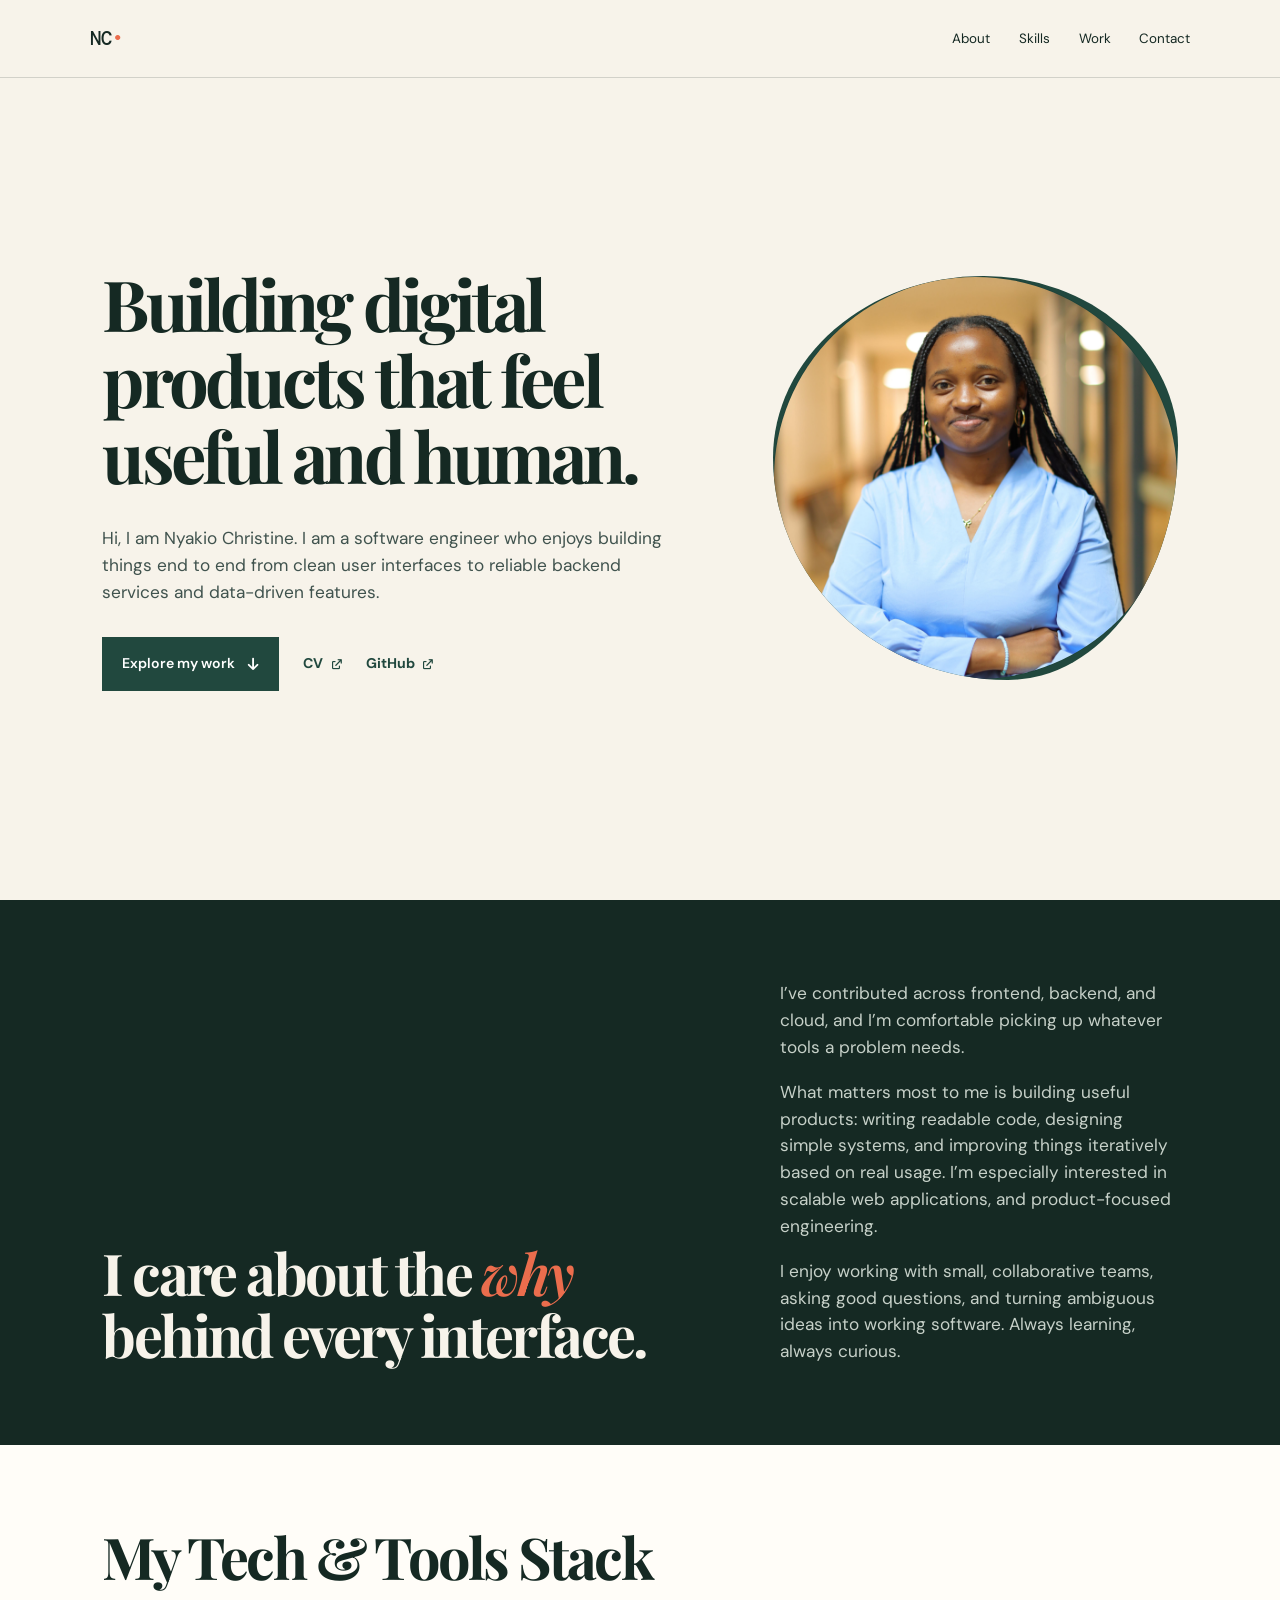
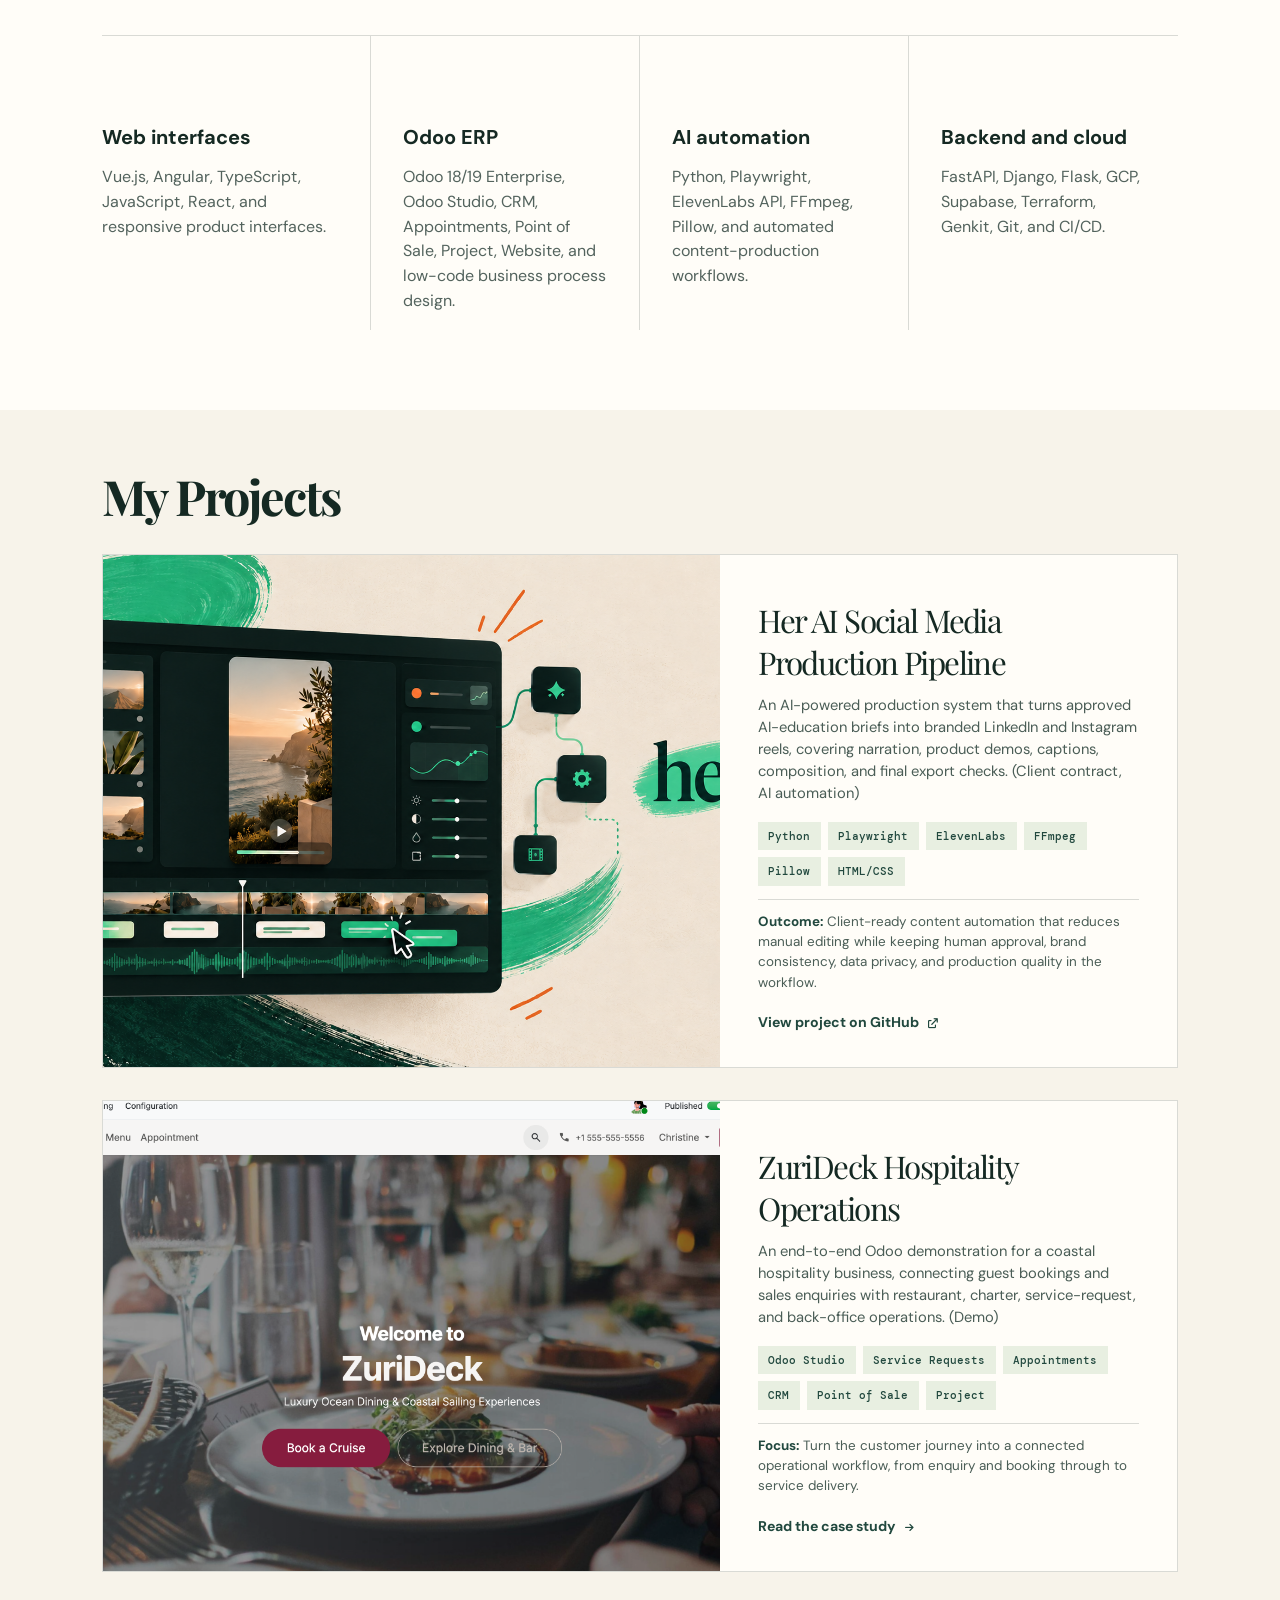
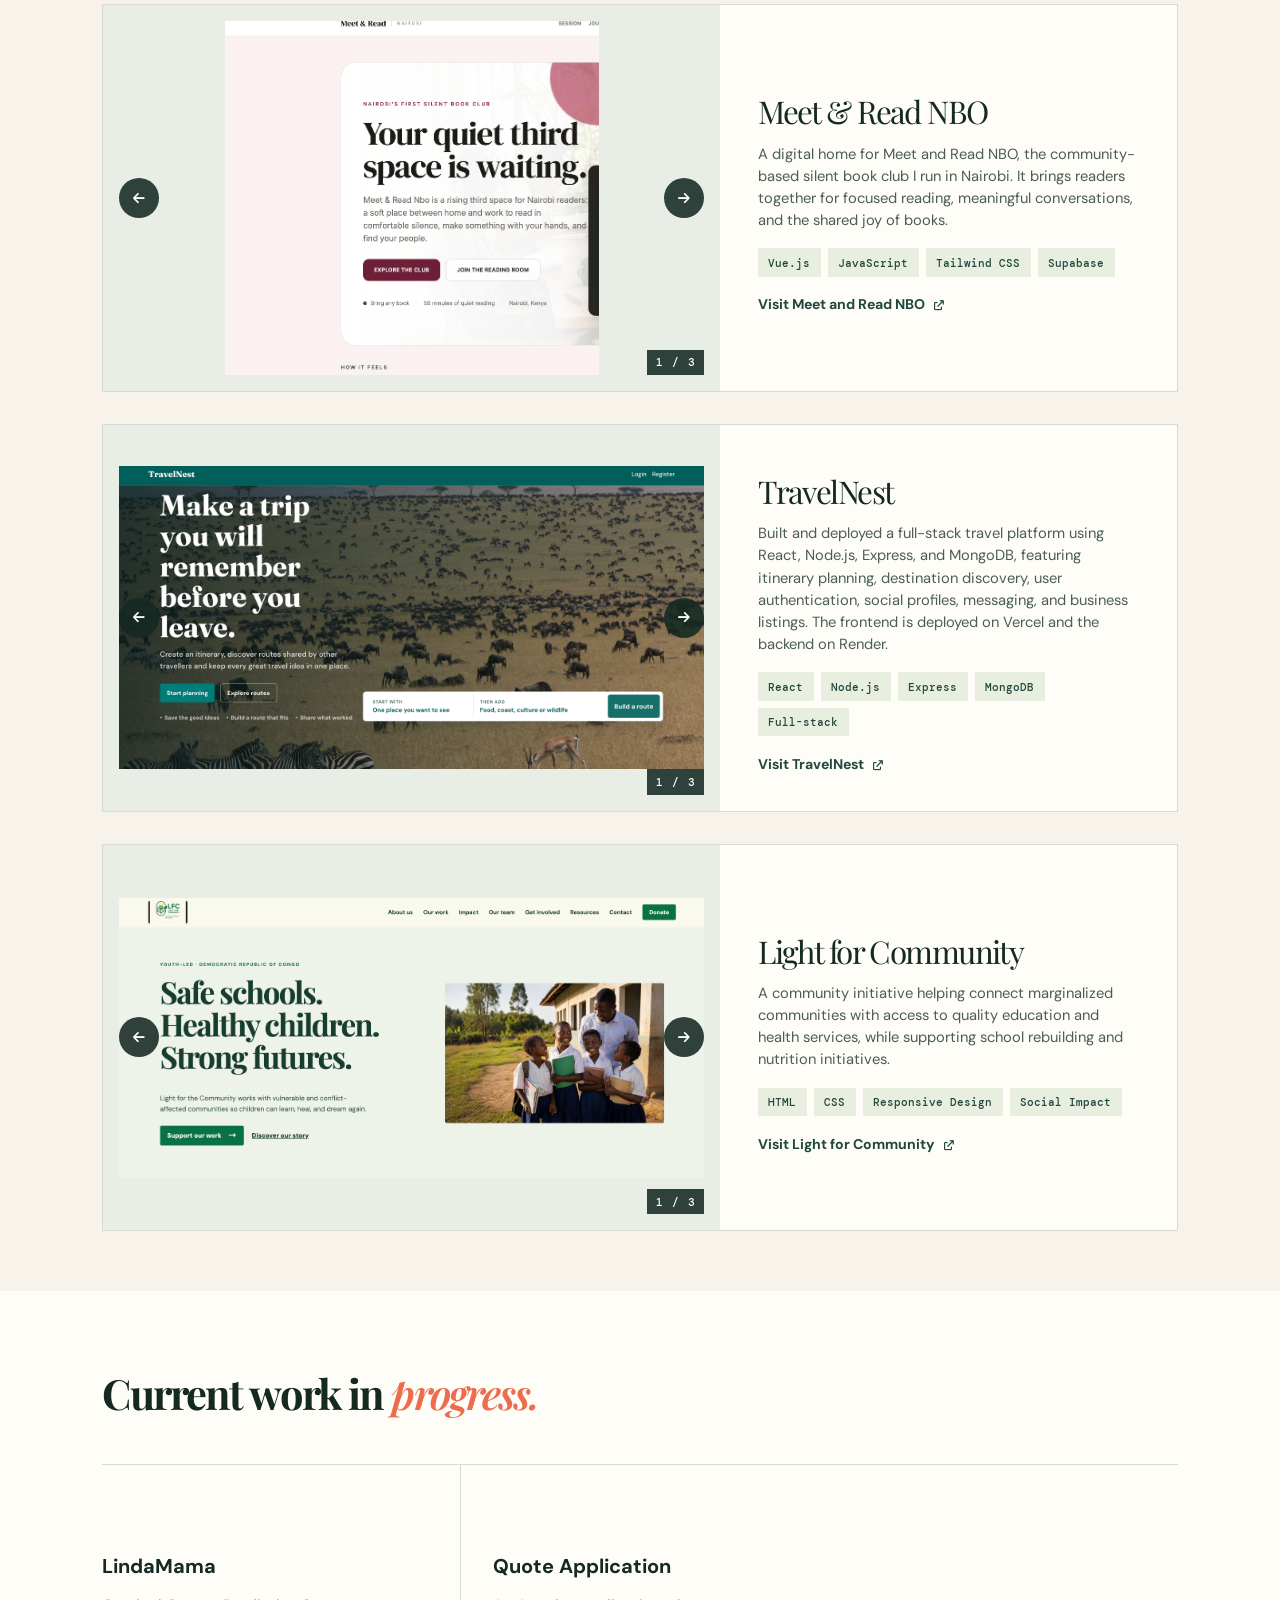
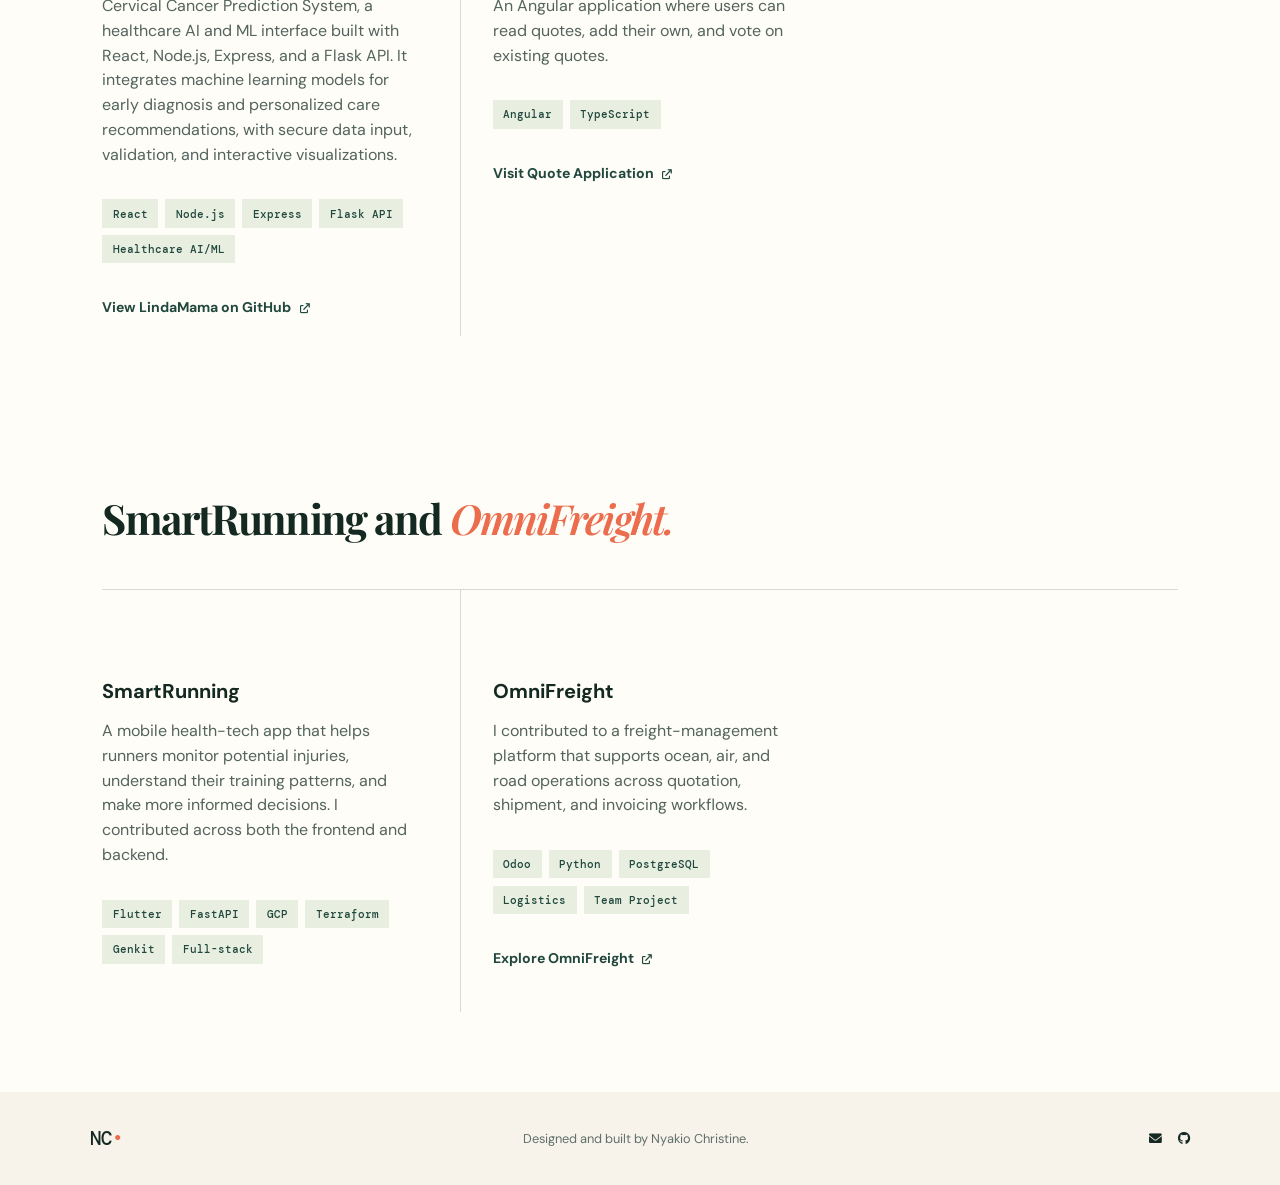
<file: index.html>
<!doctype html>
<html lang="en">
<head>
  <meta charset="utf-8">
  <meta name="viewport" content="width=device-width,initial-scale=1">
  <meta name="description" content="Nyakio Christine, software developer building thoughtful digital experiences.">
  <title>Nyakio Christine | Software Developer</title>
  <link rel="preconnect" href="https://fonts.googleapis.com">
  <link rel="preconnect" href="https://fonts.gstatic.com" crossorigin>
  <link href="https://fonts.googleapis.com/css2?family=DM+Mono:wght@400;500&family=DM+Sans:wght@400;500;600;700&family=Playfair+Display:ital,wght@0,600;0,700;1,600&display=swap" rel="stylesheet">
  <link rel="stylesheet" href="https://cdnjs.cloudflare.com/ajax/libs/font-awesome/6.0.0/css/all.min.css">
  <link rel="stylesheet" href="index.css">
</head>
<body>
  <nav class="navbar" aria-label="Main navigation"><a class="logo" href="#home">NC<span>•</span></a><button class="menu-btn" id="menuBtn" aria-label="Open menu" aria-expanded="false"><i class="fas fa-bars"></i></button><ul class="nav-links" id="navLinks"><li><a href="#about">About</a></li><li><a href="#skills">Skills</a></li><li><a href="#projects">Work</a></li><li><a href="contact.html">Contact</a></li></ul></nav>
  <main>
    <section id="home" class="hero"><div class="hero-copy"><h1>Building digital products that feel <em>useful</em> and human.</h1><p class="intro">Hi, I am Nyakio Christine. I am a software engineer who enjoys building things end to end from clean user interfaces to reliable backend services and data-driven features.</p><div class="hero-btns"><a href="#projects" class="btn">Explore my work <i class="fas fa-arrow-down"></i></a><a href="https://docs.google.com/document/d/111-xVTJIUVKXcgmBEW-9yczwpMn7T9j9t8wtbGedt9E/edit?usp=sharing" target="_blank" rel="noreferrer" class="text-link">CV <i class="fas fa-arrow-up-right-from-square"></i></a><a href="https://github.com/nyakiochristine" target="_blank" rel="noreferrer" class="text-link">GitHub <i class="fas fa-arrow-up-right-from-square"></i></a></div></div><div class="hero-mark"><img src="assets/profilepage.jpeg" alt="Portrait of Nyakio Christine"></div></section>
    <section id="about" class="about section-shell"><div class="about-grid"><h2>I care about the <em>why</em> behind every interface.</h2><div><p>I’ve contributed across frontend, backend, and cloud, and I’m comfortable picking up whatever tools a problem needs.</p><p>What matters most to me is building useful products: writing readable code, designing simple systems, and improving things iteratively based on real usage. I’m especially interested in scalable web applications, and product-focused engineering.</p><p>I enjoy working with small, collaborative teams, asking good questions, and turning ambiguous ideas into working software. Always learning, always curious.</p></div></div></section>
    <section id="skills" class="skills section-shell"><h2>My Tech & Tools Stack </h2><div class="skills-grid tech-stack"><article class="skill-card"><h3>Web interfaces</h3><p>Vue.js, Angular, TypeScript, JavaScript, React, and responsive product interfaces.</p></article><article class="skill-card"><h3>Odoo ERP</h3><p>Odoo 18/19 Enterprise, Odoo Studio, CRM, Appointments, Point of Sale, Project, Website, and low-code business process design.</p></article><article class="skill-card"><h3>AI automation</h3><p>Python, Playwright, ElevenLabs API, FFmpeg, Pillow, and automated content-production workflows.</p></article><article class="skill-card"><h3>Backend and cloud</h3><p>FastAPI, Django, Flask, GCP, Supabase, Terraform, Genkit, Git, and CI/CD.</p></article></div></section>
    <section id="projects" class="projects section-shell"><div class="work-top"><h2> My Projects</h2></div>
      <article class="feature-project her-ai-project"><div class="project-art her-ai-art"><img src="assets/her-ai-social-reels-cover.png" alt="Her AI Social Media Production Pipeline automation workflow cover"></div><div class="project-copy"><h3>Her AI Social Media Production Pipeline</h3><p>An AI-powered production system that turns approved AI-education briefs into branded LinkedIn and Instagram reels, covering narration, product demos, captions, composition, and final export checks.(Client Contract -AI automation)</p><div class="tags"><span>Python</span><span>Playwright</span><span>ElevenLabs</span><span>FFmpeg</span><span>Pillow</span><span>HTML/CSS</span></div><p class="project-outcome"><strong>Outcome:</strong> Client-ready content automation that reduces manual editing while keeping human approval, brand consistency, data privacy, and production quality in the workflow.</p><a href="https://github.com/nyakiochristine/her-ai" target="_blank" rel="noreferrer" class="text-link project-link">View project on GitHub <i class="fas fa-arrow-up-right-from-square"></i></a></div></article>
      <article class="feature-project zuri-project"><div class="project-art zuri-art"><img src="assets/zuri-deck-website.png" alt="ZuriDeck Odoo website and booking experience"></div><div class="project-copy"><p class="project-number"></p><h3>ZuriDeck Hospitality Operations</h3><p>An end-to-end Odoo demonstration for a coastal hospitality business, connecting guest bookings and sales enquiries with restaurant, charter, service-request, and back-office operations.(Demo)</p><div class="tags"><span>Odoo Studio</span><span>Service Requests</span><span>Appointments</span><span>CRM</span><span>Point of Sale</span><span>Project</span></div><p class="project-outcome"><strong>Focus:</strong> Turn the customer journey into a connected operational workflow, from enquiry and booking through to service delivery.</p><a href="zuri-deck.html" class="text-link project-link">Read the case study <i class="fas fa-arrow-right"></i></a></div></article>
      <article class="feature-project"><div class="project-art slideshow" data-slides='["assets/bookclub2.png","assets/bookclub3.png"]' data-alt="Meet and Read NBO screenshot"><button class="slide-button previous" type="button" aria-label="Previous Meet and Read NBO screenshot"><i class="fas fa-arrow-left"></i></button><img src="assets/bookclub1.png" alt="Meet and Read NBO cover screenshot"><button class="slide-button next" type="button" aria-label="Next Meet and Read NBO screenshot"><i class="fas fa-arrow-right"></i></button><span class="slide-count">1 / 3</span></div><div class="project-copy"><h3>Meet &amp; Read NBO</h3><p>A digital home for Meet and Read NBO, the community-based silent book club I run in Nairobi. It brings readers together for focused reading, meaningful conversations, and the shared joy of books.</p><div class="tags"><span>Vue.js</span><span>JavaScript</span><span>Tailwind CSS</span><span>Supabase</span></div><a href="https://meetandreadnbo.vercel.app/" target="_blank" rel="noreferrer" class="text-link project-link">Visit Meet and Read NBO <i class="fas fa-arrow-up-right-from-square"></i></a></div></article>
      <div class="project-pair"><article class="feature-project"><div class="project-art slideshow" data-slides='["assets/lfc1.png","assets/lfc2.png","assets/lfc3.png"]' data-alt="Light for Community screenshot"><button class="slide-button previous" type="button" aria-label="Previous Light for Community screenshot"><i class="fas fa-arrow-left"></i></button><img src="assets/lfc1.png" alt="Light for Community cover screenshot"><button class="slide-button next" type="button" aria-label="Next Light for Community screenshot"><i class="fas fa-arrow-right"></i></button><span class="slide-count">1 / 3</span></div><div class="project-copy"><h3>Light for Community</h3><p>A community initiative helping connect marginalized communities with access to quality education and health services, while supporting school rebuilding and nutrition initiatives.</p><div class="tags"><span>HTML</span><span>CSS</span><span>Responsive Design</span><span>Social Impact</span></div><a href="https://lightforcommunity.netlify.app/" target="_blank" rel="noreferrer" class="text-link project-link">Visit Light for Community <i class="fas fa-arrow-up-right-from-square"></i></a></div></article><article class="feature-project"><div class="project-art slideshow" data-slides='["assets/landingpage.png","assets/landing2.png","assets/landing3.png"]' data-alt="TravelNest screenshot"><button class="slide-button previous" type="button" aria-label="Previous TravelNest screenshot"><i class="fas fa-arrow-left"></i></button><img src="assets/landingpage.png" alt="TravelNest cover screenshot"><button class="slide-button next" type="button" aria-label="Next TravelNest screenshot"><i class="fas fa-arrow-right"></i></button><span class="slide-count">1 / 3</span></div><div class="project-copy"><h3>TravelNest</h3><p>Built and deployed a full-stack travel platform using React, Node.js, Express, and MongoDB, featuring itinerary planning, destination discovery, user authentication, social profiles, messaging, and business listings. The frontend is deployed on Vercel and the backend on Render.</p><div class="tags"><span>React</span><span>Node.js</span><span>Express</span><span>MongoDB</span><span>Full-stack</span></div><a href="https://travelnestapp.vercel.app/" target="_blank" rel="noreferrer" class="text-link project-link">Visit TravelNest <i class="fas fa-arrow-up-right-from-square"></i></a></div></article></div>
    </section>
    <section class="skills section-shell more-projects"><h2>Current work in <em>progress.</em></h2><div class="skills-grid"><article class="skill-card"><h3>LindaMama</h3><p>Cervical Cancer Prediction System, a healthcare AI and ML interface built with React, Node.js, Express, and a Flask API. It integrates machine learning models for early diagnosis and personalized care recommendations, with secure data input, validation, and interactive visualizations.</p><div class="tags"><span>React</span><span>Node.js</span><span>Express</span><span>Flask API</span><span>Healthcare AI/ML</span></div><a href="https://github.com/nyakiochristine/lindadada" target="_blank" rel="noreferrer" class="text-link">View LindaMama on GitHub <i class="fas fa-arrow-up-right-from-square"></i></a></article><article class="skill-card"><h3>Quote Application</h3><p>An Angular application where users can read quotes, add their own, and vote on existing quotes.</p><div class="tags"><span>Angular</span><span>TypeScript</span></div><a href="https://quote-application.vercel.app/" target="_blank" rel="noreferrer" class="text-link">Visit Quote Application <i class="fas fa-arrow-up-right-from-square"></i></a></article></div></section>
    <section class="skills section-shell more-projects"><h2>SmartRunning and <em>OmniFreight.</em></h2><div class="skills-grid company-pair"><article class="skill-card"><h3>SmartRunning</h3><p>A mobile health-tech app that helps runners monitor potential injuries, understand their training patterns, and make more informed decisions. I contributed across both the frontend and backend.</p><div class="tags"><span>Flutter</span><span>FastAPI</span><span>GCP</span><span>Terraform</span><span>Genkit</span><span>Full-stack</span></div></article><article class="skill-card"><h3>OmniFreight</h3><p>I contributed to a freight-management platform that supports ocean, air, and road operations across quotation, shipment, and invoicing workflows.</p><div class="tags"><span>Odoo</span><span>Python</span><span>PostgreSQL</span><span>Logistics</span><span>Team Project</span></div><a href="https://omnifreight.io/" target="_blank" rel="noreferrer" class="text-link">Explore OmniFreight <i class="fas fa-arrow-up-right-from-square"></i></a></article></div></section>
  </main>
  <footer><a class="logo" href="#home">NC<span>•</span></a><p>Designed and built by Nyakio Christine.</p><div><a href="contact.html" aria-label="Contact Nyakio"><i class="fas fa-envelope"></i></a><a href="https://github.com/nyakiochristine" target="_blank" rel="noreferrer" aria-label="GitHub"><i class="fab fa-github"></i></a></div></footer>
  <script src="index.js"></script>
</body>
</html>
</file>
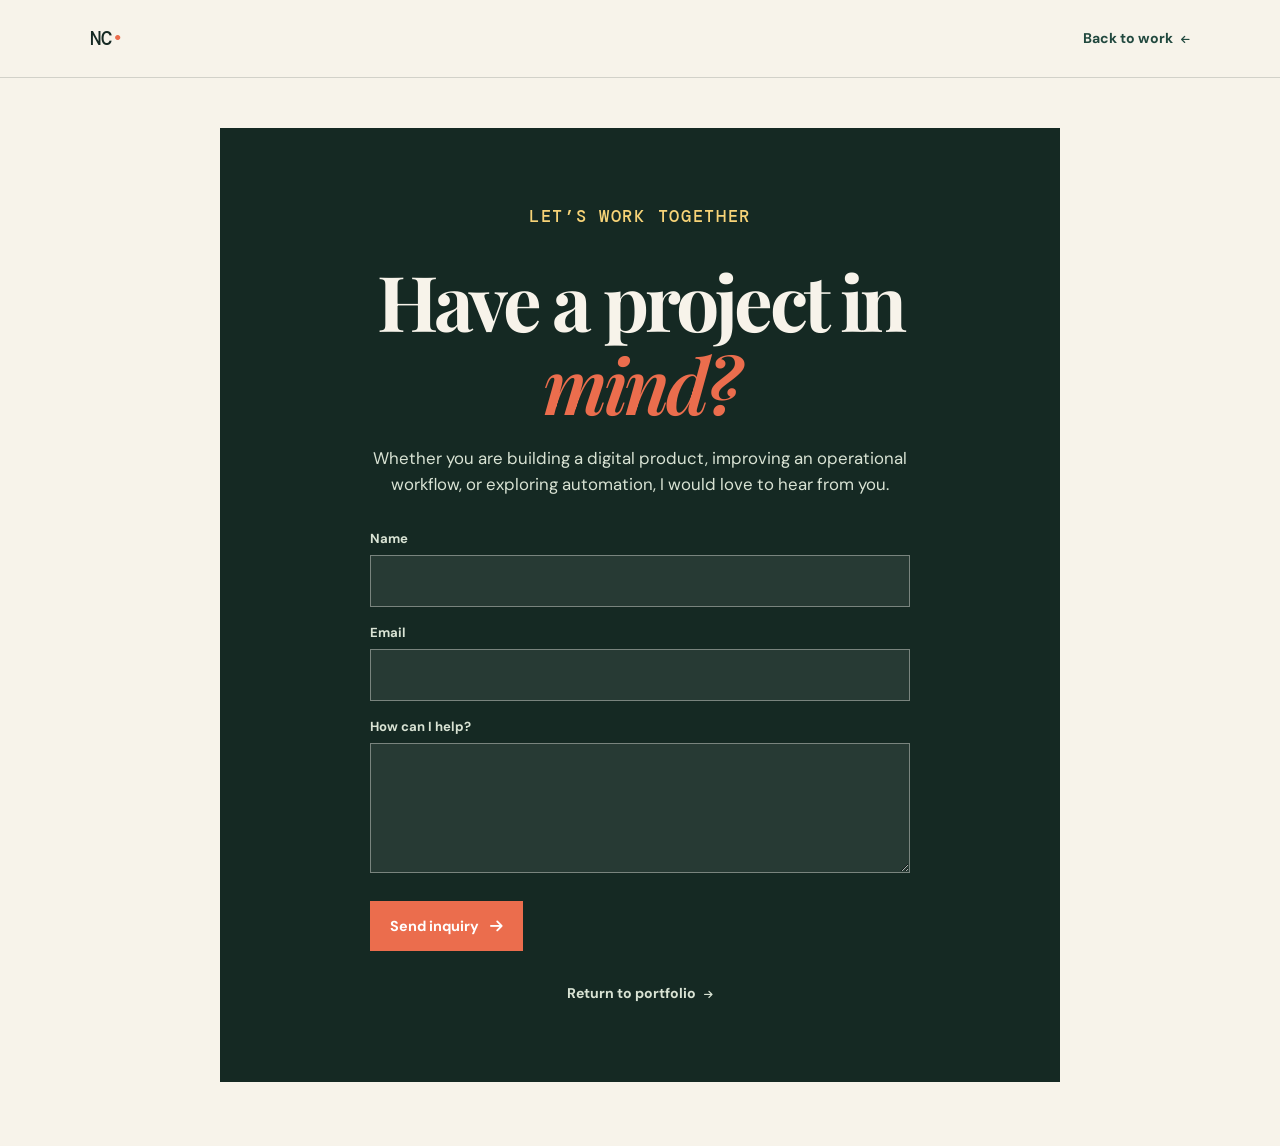
<file: contact.html>
<!doctype html>
<html lang="en">
<head>
  <meta charset="utf-8">
  <meta name="viewport" content="width=device-width,initial-scale=1">
  <meta name="description" content="Contact Nyakio Christine, software engineer and automation developer.">
  <title>Contact | Nyakio Christine</title>
  <link rel="preconnect" href="https://fonts.googleapis.com">
  <link rel="preconnect" href="https://fonts.gstatic.com" crossorigin>
  <link href="https://fonts.googleapis.com/css2?family=DM+Mono:wght@400;500&family=DM+Sans:wght@400;500;600;700&family=Playfair+Display:ital,wght@0,600;0,700;1,600&display=swap" rel="stylesheet">
  <link rel="stylesheet" href="https://cdnjs.cloudflare.com/ajax/libs/font-awesome/6.0.0/css/all.min.css">
  <link rel="stylesheet" href="index.css">
</head>
<body>
  <nav class="navbar" aria-label="Main navigation"><a class="logo" href="index.html#home">NC<span>•</span></a><a href="index.html#projects" class="text-link">Back to work <i class="fas fa-arrow-left"></i></a></nav>
  <main class="contact-page"><section class="contact-panel"><p class="case-kicker">Let’s work together</p><h1>Have a project in <em>mind?</em></h1><p>Whether you are building a digital product, improving an operational workflow, or exploring automation, I would love to hear from you.</p><form class="contact-form" action="https://formspree.io/f/mgaaayog" method="post"><input type="hidden" name="_subject" value="New portfolio inquiry"><label for="name">Name</label><input id="name" name="name" type="text" autocomplete="name" required maxlength="100"><label for="email">Email</label><input id="email" name="email" type="email" autocomplete="email" required maxlength="254"><label for="message">How can I help?</label><textarea id="message" name="message" required maxlength="5000"></textarea><div class="website-field" aria-hidden="true"><label for="website">Website</label><input id="website" name="website" type="text" tabindex="-1" autocomplete="off"></div><button class="contact-submit" type="submit">Send inquiry <i class="fas fa-arrow-right"></i></button></form><a class="text-link" href="index.html#home">Return to portfolio <i class="fas fa-arrow-right"></i></a></section></main>
</body>
</html>
</file>
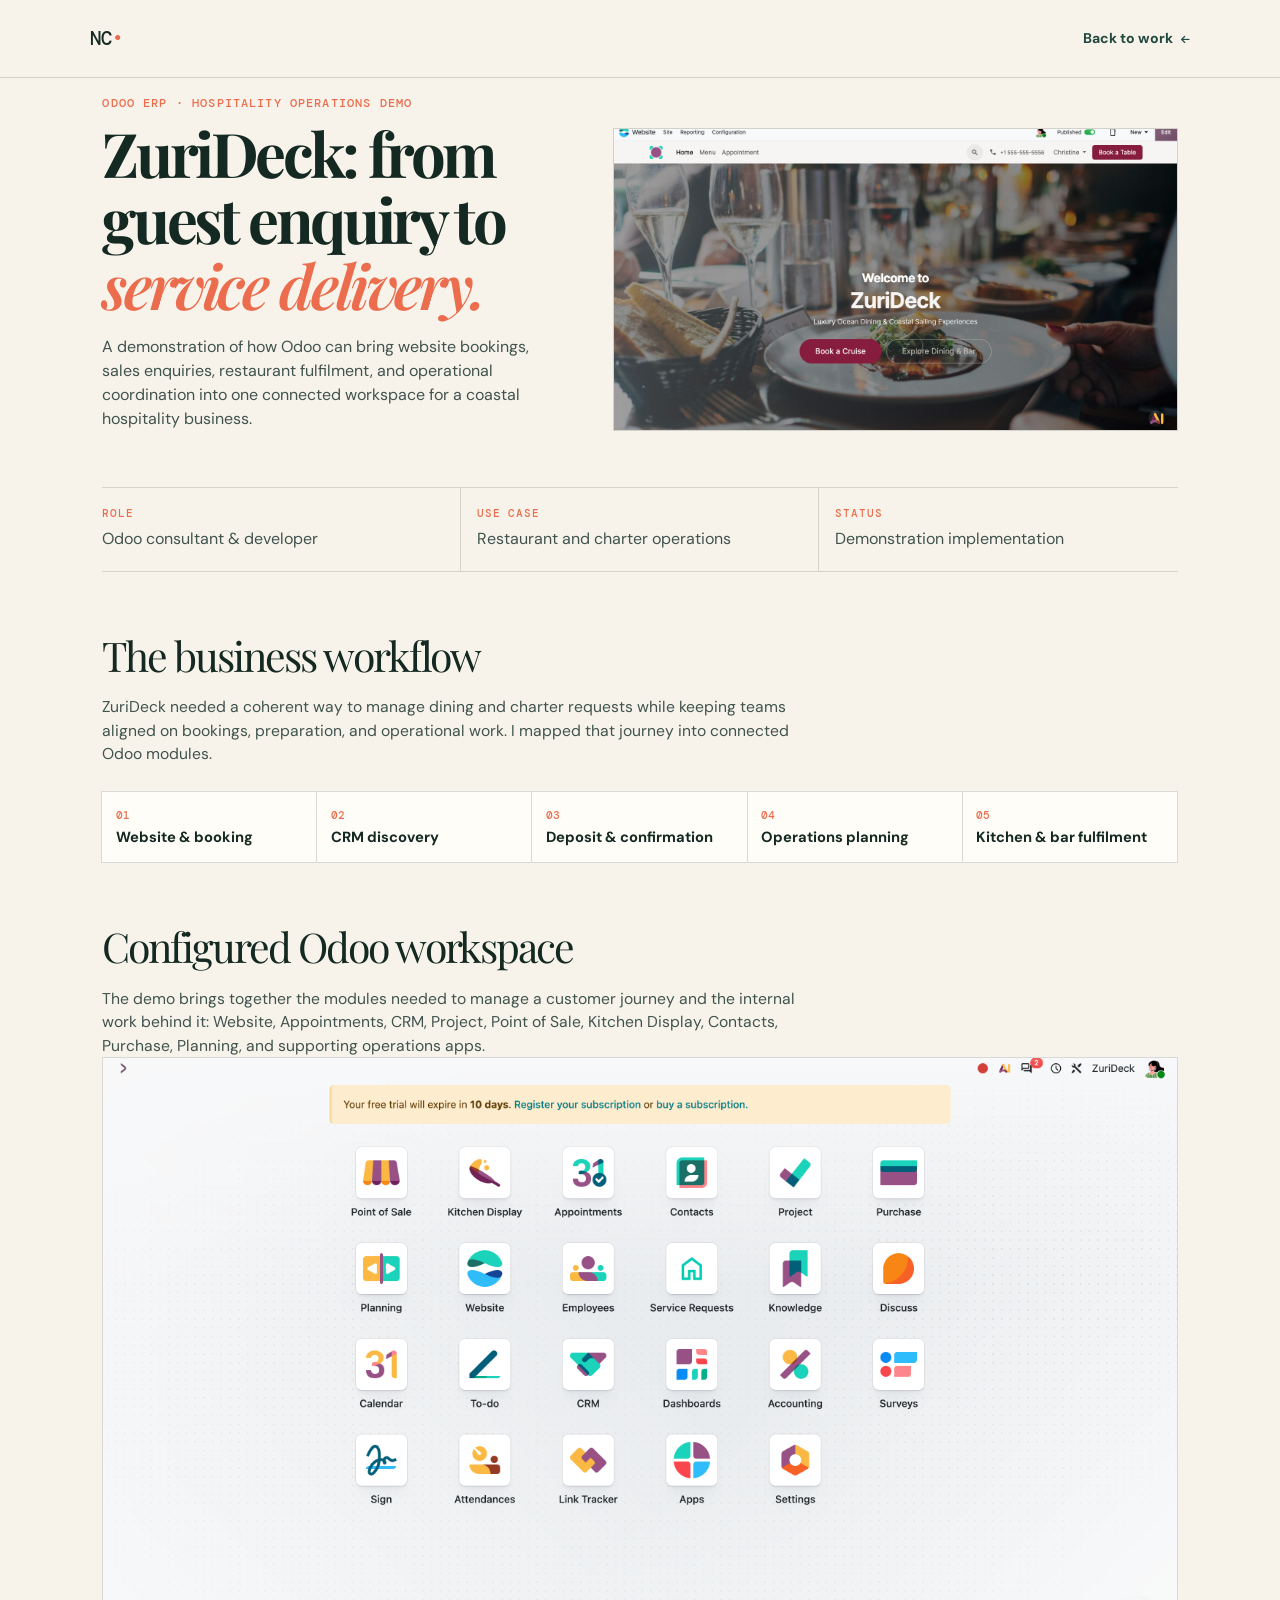
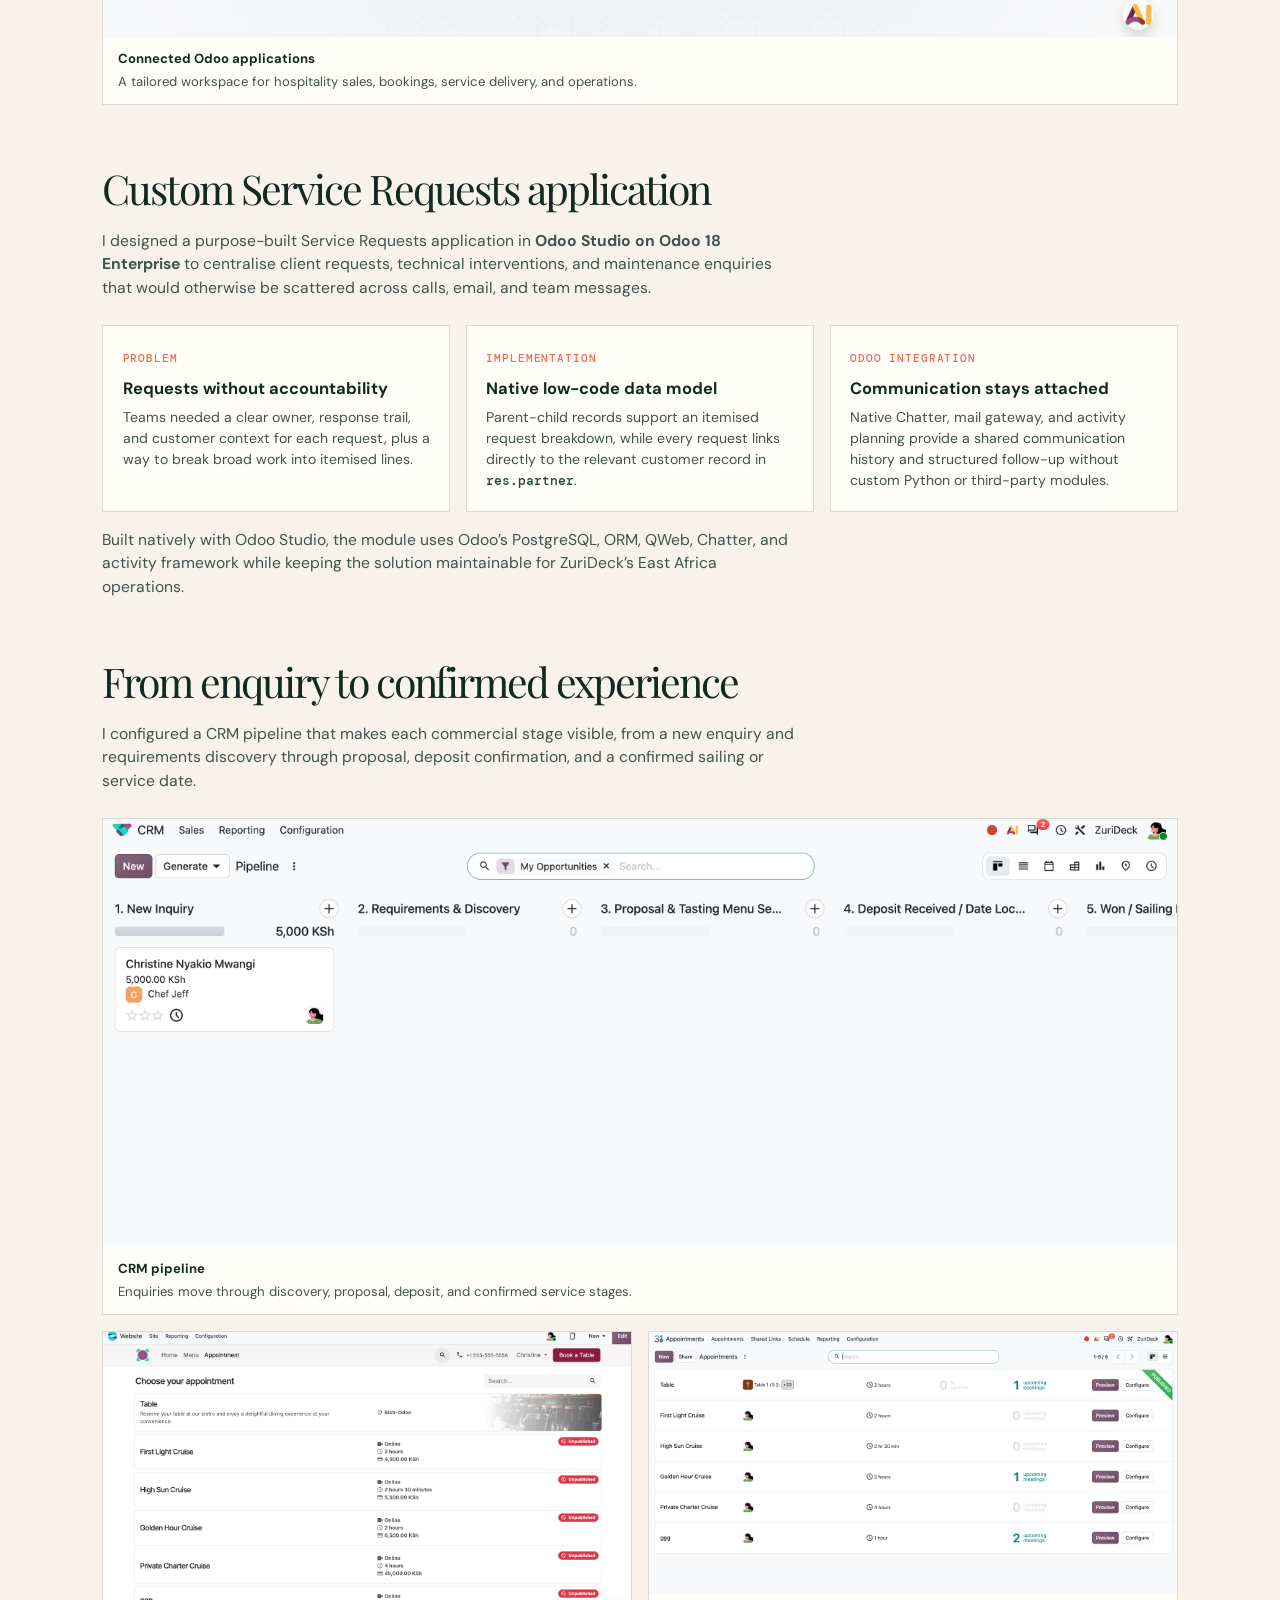
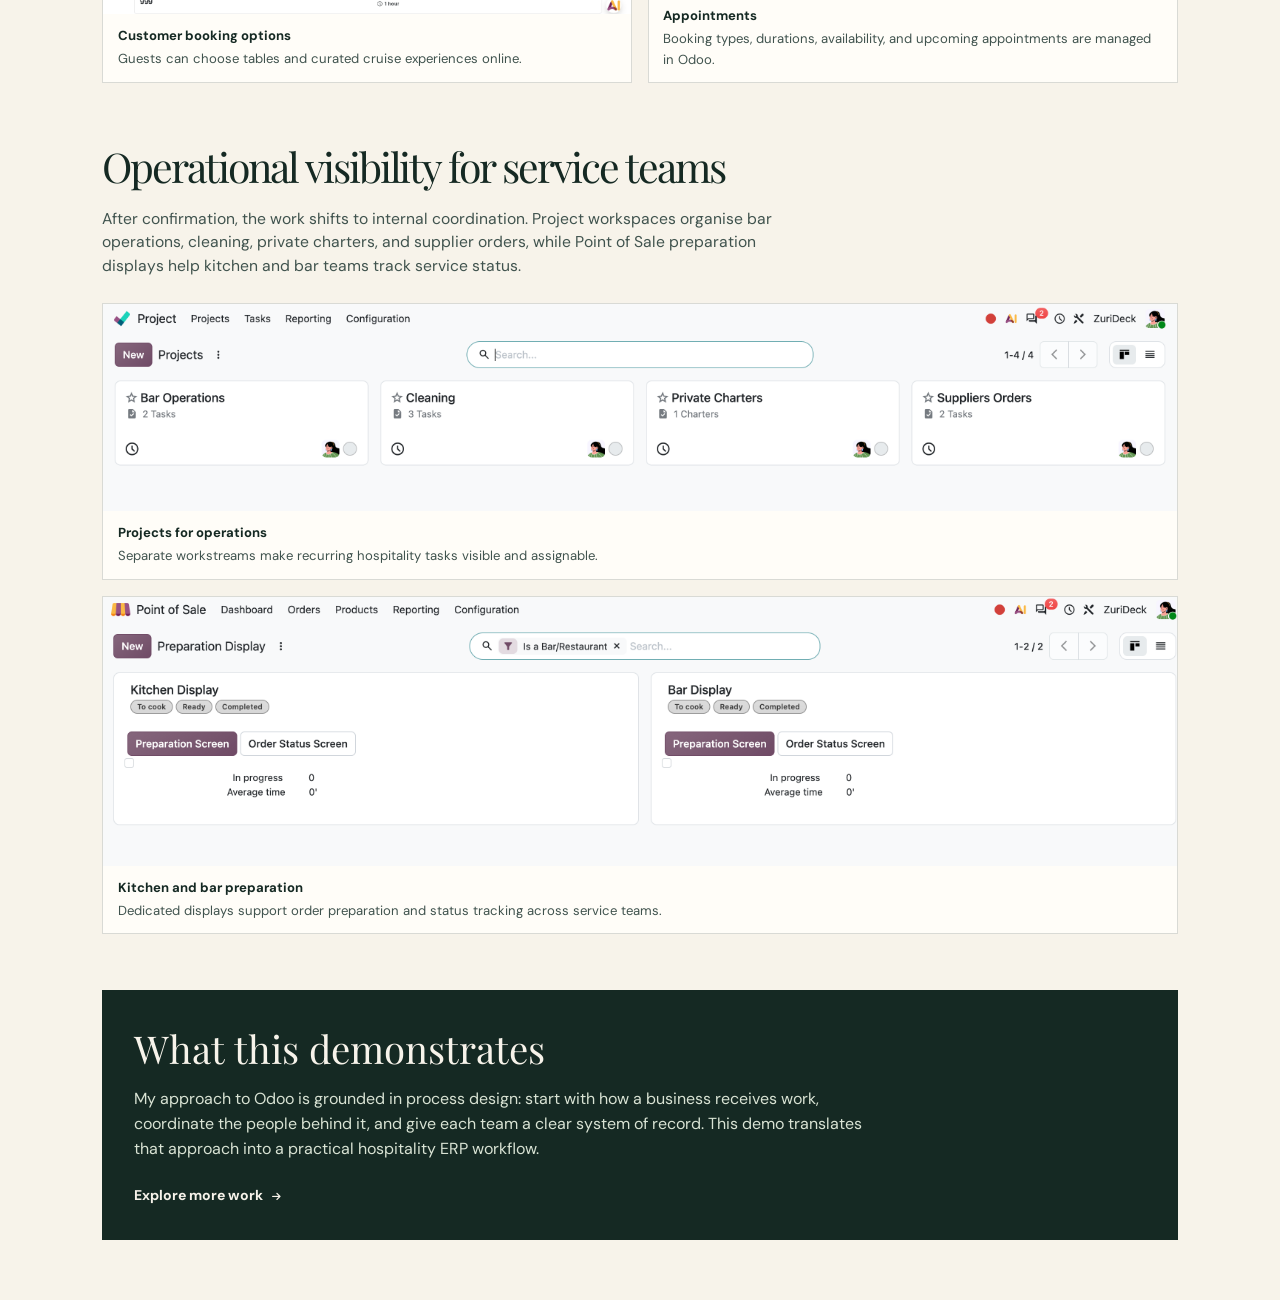
<file: zuri-deck.html>
<!doctype html>
<html lang="en">
<head>
  <meta charset="utf-8">
  <meta name="viewport" content="width=device-width,initial-scale=1">
  <meta name="description" content="ZuriDeck hospitality operations demo - an Odoo ERP case study by Nyakio Christine.">
  <title>ZuriDeck | Odoo ERP Case Study</title>
  <link rel="preconnect" href="https://fonts.googleapis.com">
  <link rel="preconnect" href="https://fonts.gstatic.com" crossorigin>
  <link href="https://fonts.googleapis.com/css2?family=DM+Mono:wght@400;500&family=DM+Sans:wght@400;500;600;700&family=Playfair+Display:ital,wght@0,600;0,700;1,600&display=swap" rel="stylesheet">
  <link rel="stylesheet" href="https://cdnjs.cloudflare.com/ajax/libs/font-awesome/6.0.0/css/all.min.css">
  <link rel="stylesheet" href="index.css">
</head>
<body>
  <nav class="navbar" aria-label="Main navigation"><a class="logo" href="index.html#home">NC<span>•</span></a><a href="index.html#projects" class="text-link">Back to work <i class="fas fa-arrow-left"></i></a></nav>
  <main class="case-study">
    <section class="case-hero"><div><p class="case-kicker">Odoo ERP · Hospitality operations demo</p><h1>ZuriDeck: from guest enquiry to <em>service delivery.</em></h1><p class="case-lede">A demonstration of how Odoo can bring website bookings, sales enquiries, restaurant fulfilment, and operational coordination into one connected workspace for a coastal hospitality business.</p></div><img src="assets/zuri-deck-website.png" alt="ZuriDeck hospitality website configured in Odoo"></section>
    <section class="case-overview" aria-label="Project overview"><div><span>Role</span><p>Odoo consultant &amp; developer</p></div><div><span>Use case</span><p>Restaurant and charter operations</p></div><div><span>Status</span><p>Demonstration implementation</p></div></section>
    <section class="case-section"><h2>The business workflow</h2><p>ZuriDeck needed a coherent way to manage dining and charter requests while keeping teams aligned on bookings, preparation, and operational work. I mapped that journey into connected Odoo modules.</p><div class="workflow"><div><span>01</span><h3>Website &amp; booking</h3></div><div><span>02</span><h3>CRM discovery</h3></div><div><span>03</span><h3>Deposit &amp; confirmation</h3></div><div><span>04</span><h3>Operations planning</h3></div><div><span>05</span><h3>Kitchen &amp; bar fulfilment</h3></div></div></section>
    <section class="case-section"><h2>Configured Odoo workspace</h2><p>The demo brings together the modules needed to manage a customer journey and the internal work behind it: Website, Appointments, CRM, Project, Point of Sale, Kitchen Display, Contacts, Purchase, Planning, and supporting operations apps.</p><figure class="case-shot wide"><img src="assets/zuri-deck-apps.png" alt="ZuriDeck Odoo applications dashboard"><figcaption><strong>Connected Odoo applications</strong>A tailored workspace for hospitality sales, bookings, service delivery, and operations.</figcaption></figure></section>
    <section class="case-section"><h2>Custom Service Requests application</h2><p>I designed a purpose-built Service Requests application in <strong>Odoo Studio on Odoo 18 Enterprise</strong> to centralise client requests, technical interventions, and maintenance enquiries that would otherwise be scattered across calls, email, and team messages.</p><div class="case-detail-grid"><article><span>Problem</span><h3>Requests without accountability</h3><p>Teams needed a clear owner, response trail, and customer context for each request, plus a way to break broad work into itemised lines.</p></article><article><span>Implementation</span><h3>Native low-code data model</h3><p>Parent-child records support an itemised request breakdown, while every request links directly to the relevant customer record in <code>res.partner</code>.</p></article><article><span>Odoo integration</span><h3>Communication stays attached</h3><p>Native Chatter, mail gateway, and activity planning provide a shared communication history and structured follow-up without custom Python or third-party modules.</p></article></div><p class="case-caption">Built natively with Odoo Studio, the module uses Odoo’s PostgreSQL, ORM, QWeb, Chatter, and activity framework while keeping the solution maintainable for ZuriDeck’s East Africa operations.</p></section>
    <section class="case-section"><h2>From enquiry to confirmed experience</h2><p>I configured a CRM pipeline that makes each commercial stage visible, from a new enquiry and requirements discovery through proposal, deposit confirmation, and a confirmed sailing or service date.</p><div class="case-gallery"><figure class="case-shot wide"><img src="assets/zuri-deck-crm.png" alt="ZuriDeck CRM pipeline"><figcaption><strong>CRM pipeline</strong>Enquiries move through discovery, proposal, deposit, and confirmed service stages.</figcaption></figure><figure class="case-shot"><img src="assets/zuri-deck-booking.png" alt="ZuriDeck customer booking options"><figcaption><strong>Customer booking options</strong>Guests can choose tables and curated cruise experiences online.</figcaption></figure><figure class="case-shot"><img src="assets/zuri-deck-appointments.png" alt="ZuriDeck appointment configurations"><figcaption><strong>Appointments</strong>Booking types, durations, availability, and upcoming appointments are managed in Odoo.</figcaption></figure></div></section>
    <section class="case-section"><h2>Operational visibility for service teams</h2><p>After confirmation, the work shifts to internal coordination. Project workspaces organise bar operations, cleaning, private charters, and supplier orders, while Point of Sale preparation displays help kitchen and bar teams track service status.</p><div class="case-gallery"><figure class="case-shot wide"><img src="assets/zuri-deck-projects.png" alt="ZuriDeck operations project boards"><figcaption><strong>Projects for operations</strong>Separate workstreams make recurring hospitality tasks visible and assignable.</figcaption></figure><figure class="case-shot wide"><img src="assets/zuri-deck-pos.png" alt="ZuriDeck kitchen and bar preparation displays"><figcaption><strong>Kitchen and bar preparation</strong>Dedicated displays support order preparation and status tracking across service teams.</figcaption></figure></div></section>
    <section class="case-note"><h2>What this demonstrates</h2><p>My approach to Odoo is grounded in process design: start with how a business receives work, coordinate the people behind it, and give each team a clear system of record. This demo translates that approach into a practical hospitality ERP workflow.</p><a class="case-back text-link" href="index.html#projects">Explore more work <i class="fas fa-arrow-right"></i></a></section>
  </main>
</body>
</html>
</file>
<file: index.css>
.hero-mark > img{width:100%;height:100%;object-fit:cover;display:block;border-radius:50%;border:1px solid var(--line)}
.project-pair{display:grid;grid-template-columns:1fr;gap:2rem;margin-top:2rem}
.project-pair .feature-project{margin-top:0;display:grid}
.project-pair .feature-project:first-child{order:2}
.project-pair .feature-project:last-child{order:1}
.project-pair .project-art{min-height:360px}
.image-gallery{display:grid;grid-template-columns:repeat(3,minmax(0,1fr));gap:.35rem;padding:.75rem;background:#eef3ed}
.image-gallery img{width:100%;height:100%;min-width:0;object-fit:contain;display:block;background:#fff}
.slideshow{padding:0;background:#e8eee6;position:relative;display:flex;align-items:center;justify-content:center;aspect-ratio:16/10;min-height:0;height:auto}
.slideshow>img{width:100%;height:100%;object-fit:cover;padding:0;display:block}
.slide-button{position:absolute;top:50%;transform:translateY(-50%);width:2.5rem;height:2.5rem;border:0;border-radius:50%;background:rgba(21,41,35,.88);color:#fff;cursor:pointer;z-index:2}
.slide-button:hover{background:var(--coral)}
.slide-button.previous{left:1rem}.slide-button.next{right:1rem}
.slide-count{position:absolute;right:1rem;bottom:1rem;background:rgba(21,41,35,.88);color:#fff;padding:.35rem .55rem;font:500 .7rem var(--mono);z-index:2}
@media(max-width:950px){.project-pair{grid-template-columns:1fr}}
:root{--ink:#152923;--pine:#21483e;--moss:#9eb584;--cream:#f7f3ea;--paper:#fffdf8;--coral:#eb6d4d;--line:rgba(21,41,35,.16);--mono:'DM Mono',monospace}*{box-sizing:border-box;margin:0}html{scroll-behavior:smooth}body{background:var(--cream);color:var(--ink);font-family:'DM Sans',sans-serif;line-height:1.55}.navbar{height:78px;padding:0 7vw;display:flex;align-items:center;justify-content:space-between;border-bottom:1px solid var(--line);background:rgba(247,243,234,.94);backdrop-filter:blur(12px);position:fixed;inset:0 0 auto;z-index:10}.logo{font-family:var(--mono);font-size:1.2rem;font-weight:500;color:var(--ink);text-decoration:none}.logo span{color:var(--coral)}.nav-links{display:flex;gap:1.8rem;list-style:none}.nav-links a{color:var(--ink);font-size:.84rem;text-decoration:none}.nav-links a:hover,.text-link:hover{color:var(--coral)}.menu-btn{display:none;background:none;border:0;font-size:1.1rem;color:var(--ink)}.hero{min-height:100vh;padding:10rem 10vw 5rem;display:grid;grid-template-columns:1.2fr .8fr;gap:4rem;align-items:center;overflow:hidden}.eyebrow,.section-kicker,.project-number{font:500 .7rem var(--mono);letter-spacing:.09em}.eyebrow{display:flex;gap:.7rem;align-items:center;color:var(--pine);margin-bottom:1.5rem}.eyebrow span{width:22px;height:1px;background:var(--coral)}h1,h2,h3{line-height:1.08}h1,h2{font-family:'Playfair Display',serif}h1{max-width:760px;font-size:clamp(3.2rem,7vw,6.5rem);letter-spacing:-.055em}em{font-weight:600;color:var(--coral)}.intro{font-size:1.08rem;max-width:580px;margin:2rem 0;color:#40534e}.hero-btns{display:flex;align-items:center;gap:1.5rem;flex-wrap:wrap}.btn{display:inline-flex;gap:.8rem;align-items:center;background:var(--pine);color:white;padding:1rem 1.25rem;text-decoration:none;font-weight:600;font-size:.88rem;transition:.25s}.btn:hover{background:var(--coral);transform:translateY(-2px)}.text-link{color:var(--pine);font-weight:700;font-size:.88rem;text-decoration:none}.text-link i{font-size:.7em;margin-left:.35rem}.hero-mark{aspect-ratio:1;position:relative;max-width:410px;width:100%;justify-self:end;background:var(--pine);border-radius:52% 48% 42% 58% / 45% 42% 58% 55%;overflow:hidden;color:var(--cream)}.hero-mark p{position:absolute;top:35px;right:38px;font:1.3rem var(--mono);line-height:1.1;z-index:1}.hero-mark p span{font-size:.55rem;letter-spacing:.16em}.orb{position:absolute;border-radius:50%}.orb-one{width:71%;height:71%;background:var(--moss);left:-16%;bottom:-20%}.orb-two{width:36%;height:36%;background:var(--coral);right:10%;bottom:15%}.section-shell{padding:8rem 10vw}.about{background:var(--ink);color:var(--cream)}.section-kicker{color:var(--coral);margin-bottom:2rem}.about-grid{display:grid;grid-template-columns:1.2fr .8fr;gap:5rem;align-items:end}.about h2,.skills h2,.work-top h2,.writing h2,.contact h2{font-size:clamp(2.3rem,4.5vw,4.5rem);letter-spacing:-.045em}.about-grid p{font-size:1.08rem;color:#c6d0c8}.skills{background:var(--paper)}.skills>h2{max-width:720px;margin-bottom:3rem}.skills-grid{display:grid;grid-template-columns:repeat(3,1fr);border-top:1px solid var(--line)}.skill-card{padding:2.5rem 2rem 1rem;border-right:1px solid var(--line);min-height:245px}.skill-card:first-child{padding-left:0}.skill-card:last-child{border:0}.skill-card span{font:500 .7rem var(--mono);color:var(--coral)}.skill-card h3{font-size:1.25rem;margin:3.2rem 0 1rem}.skill-card p,.work-top>p,.writing-card p,.contact>div>p{color:#53635d}.work-top{display:flex;justify-content:space-between;align-items:end;margin-bottom:3rem}.work-top>p{max-width:270px;font-size:.9rem}.feature-project{display:grid;grid-template-columns:1.15fr .85fr;background:var(--paper);border:1px solid var(--line)}.project-art{min-height:460px;background:#d8e4c4;position:relative;overflow:hidden;padding:1.5rem;font:500 .64rem var(--mono);letter-spacing:.1em}.art-title{position:absolute;left:10%;bottom:8%;font:clamp(3rem,6vw,5.6rem)/.78 'Playfair Display',serif;letter-spacing:-.08em;color:var(--pine);z-index:2}.book{position:absolute;bottom:0;box-shadow:8px 1px 0 rgba(21,41,35,.14)}.book-a{left:38%;width:19%;height:60%;background:var(--coral);transform:rotate(-11deg)}.book-b{left:59%;width:18%;height:72%;background:#f7d377;transform:rotate(8deg)}.art-sun{width:115px;height:115px;background:var(--paper);border-radius:50%;position:absolute;right:11%;top:14%}.project-copy{padding:3.5rem;display:flex;flex-direction:column;align-items:flex-start;justify-content:center}.project-copy h3{font:clamp(2.2rem,4vw,3.8rem) 'Playfair Display',serif;letter-spacing:-.05em;margin:1.2rem 0}.project-copy>p:not(.project-number):not(.status){font-size:1.05rem;color:#4a5d56}.tags{display:flex;gap:.45rem;flex-wrap:wrap;margin:2rem 0}.tags span{padding:.45rem .65rem;background:#e8efe1;color:var(--pine);font:500 .68rem var(--mono)}.status{padding-top:1.3rem;border-top:1px solid var(--line);font-size:.8rem;color:#62736c}.status i{color:var(--coral);margin-right:.35rem}.writing{background:#edf0e6;display:grid;grid-template-columns:1.15fr .85fr;gap:4rem;align-items:center}.writing-card{background:var(--paper);padding:2.5rem;border-bottom:4px solid var(--coral)}.writing-card>i{color:var(--coral);font-size:1.3rem}.writing-card h3{font-size:1.45rem;margin:2.5rem 0 .8rem}.writing-card .text-link{display:block;margin-top:1.8rem}.contact{padding:8rem 10vw;background:var(--pine);text-align:center;color:var(--cream)}.contact>div{max-width:700px;margin:auto}.contact h2{margin-bottom:1.5rem}.contact>div>p{color:#d9e3d4;margin:auto auto 2rem;max-width:530px}.contact .btn{background:var(--coral)}.contact .btn:hover{background:var(--paper);color:var(--pine)}.copy-email{display:block;margin:2rem auto 0;background:none;border:0;color:#d9e3d4;font:500 .75rem var(--mono);cursor:pointer}.copy-email i{margin-left:.4rem}#copyMessage{display:block;height:1.2rem;margin-top:.5rem;color:#f7d377;font-size:.8rem}footer{padding:2rem 7vw;display:flex;justify-content:space-between;align-items:center;color:#607069;font-size:.8rem}footer div{display:flex;gap:1rem}footer a{color:var(--ink)}
@media(max-width:750px){.navbar{padding:0 6vw}.menu-btn{display:block}.nav-links{display:none;position:absolute;top:77px;left:0;right:0;background:var(--paper);padding:1.5rem 6vw;flex-direction:column;gap:1rem;border-bottom:1px solid var(--line)}.nav-links.active{display:flex}.hero{grid-template-columns:1fr;padding:8rem 7vw 4rem;gap:3rem}.hero-mark{justify-self:start;width:260px}.section-shell,.contact{padding:5.5rem 7vw}.about-grid,.writing,.feature-project{grid-template-columns:1fr;gap:2rem}.work-top{display:block}.work-top>p{margin-top:1.2rem}.skills-grid{grid-template-columns:1fr}.skill-card,.skill-card:first-child{padding:1.8rem 0;border-right:0;border-bottom:1px solid var(--line);min-height:0}.skill-card:last-child{border-bottom:0}.skill-card h3{margin:1.3rem 0 .7rem}.project-art{min-height:360px}.project-copy{padding:2.2rem}.writing-card{padding:2rem}footer{padding:1.5rem 7vw;gap:1rem;flex-wrap:wrap}}
.project-art.slideshow{min-height:0;height:auto;aspect-ratio:16 / 10;align-self:start;padding:0}
.project-art.slideshow > img{height:100%;object-fit:contain;padding:1rem;background:#e8eee6}
.about-grid div p + p{margin-top:1.15rem}
.hero{padding:8rem 8vw 3.5rem}
.hero h1{font-size:clamp(2.8rem,5.5vw,5.5rem)}
.section-shell{padding:5rem 8vw}
.hero{padding:6.5rem 8vw 3rem}
@media(max-width:750px){.section-shell{padding:4rem 7vw}.hero{padding:6rem 7vw 2.5rem}.hero h1{font-size:clamp(2.8rem,12vw,4rem)}}
.her-ai-project{margin-bottom:2rem}.her-ai-art{padding:0;min-height:0;align-self:stretch;background:#e8eee6}.her-ai-art img{width:100%;height:100%;min-height:410px;display:block;object-fit:cover}.project-number{margin:0;color:var(--coral);font:500 .7rem var(--mono);letter-spacing:.09em;text-transform:uppercase}.project-outcome{margin:-.6rem 0 1.8rem;padding-top:1rem;border-top:1px solid var(--line);font-size:.91rem!important;line-height:1.55}.project-outcome strong{color:var(--pine)}
@media(max-width:750px){.her-ai-art img{min-height:0;aspect-ratio:16/10}.her-ai-project{margin-bottom:1.5rem}}
.projects{padding-top:3.75rem;padding-bottom:3.75rem}.projects .work-top{margin-bottom:2rem}.projects .work-top h2{font-size:clamp(2.2rem,3.8vw,3.7rem)}.projects .project-copy{padding:2.75rem}.projects .project-copy h3{font-size:clamp(1.9rem,3.2vw,3rem);margin:.9rem 0}.projects .project-copy>p:not(.project-number):not(.status){font-size:.98rem}.projects .tags{margin:1.5rem 0}
@media(max-width:750px){.projects{padding-top:3rem;padding-bottom:3rem}.projects .work-top{margin-bottom:1.5rem}.projects .project-copy{padding:2rem}}
.more-projects>h2{max-width:none;font-size:clamp(2rem,3.25vw,3.35rem);white-space:nowrap}.projects .project-copy{padding:2.1rem 2.35rem}.projects .project-copy h3{font-size:clamp(1.7rem,2.45vw,2.4rem);margin:.65rem 0}.projects .project-copy>p:not(.project-number):not(.status){font-size:.92rem;line-height:1.5}.projects .tags{margin:1.1rem 0}.her-ai-art img{min-height:340px}.projects .project-outcome{margin:-.25rem 0 1.2rem;padding-top:.75rem;font-size:.84rem!important}
@media(max-width:750px){.more-projects>h2{white-space:normal;font-size:clamp(2rem,9vw,3rem)}.projects .project-copy{padding:1.7rem}.her-ai-art img{min-height:0}}
.zuri-project{margin-bottom:2rem}.zuri-art{padding:0;min-height:0;align-self:stretch;background:#e8eee6}.zuri-art img{width:100%;height:100%;min-height:340px;display:block;object-fit:cover;object-position:center}
.case-study{padding:8rem 8vw 5rem}.case-hero{display:grid;grid-template-columns:.9fr 1.1fr;gap:4rem;align-items:end;margin-bottom:5rem}.case-kicker{color:var(--coral);font:500 .72rem var(--mono);letter-spacing:.1em;text-transform:uppercase}.case-hero h1{font-size:clamp(3rem,6vw,5.8rem);margin:.8rem 0 1.4rem}.case-lede{max-width:600px;font-size:1.13rem;color:#40534e}.case-hero img{width:100%;display:block;border:1px solid var(--line)}.case-overview{display:grid;grid-template-columns:repeat(3,1fr);border-top:1px solid var(--line);border-bottom:1px solid var(--line);margin-bottom:5rem}.case-overview div{padding:1.5rem 1.3rem;border-right:1px solid var(--line)}.case-overview div:first-child{padding-left:0}.case-overview div:last-child{border:0}.case-overview span{display:block;color:var(--coral);font:500 .68rem var(--mono);letter-spacing:.08em;text-transform:uppercase;margin-bottom:.45rem}.case-overview p{color:#40534e}.case-section{margin:0 auto 5rem;max-width:1100px}.case-section h2{font:clamp(2.2rem,4vw,4rem) 'Playfair Display',serif;letter-spacing:-.05em;margin-bottom:1.2rem}.case-section>p{max-width:700px;color:#40534e;font-size:1.05rem}.workflow{display:grid;grid-template-columns:repeat(5,1fr);gap:0;margin-top:2.3rem}.workflow div{padding:1.35rem 1.1rem;border:1px solid var(--line);margin-left:-1px;background:var(--paper)}.workflow span{display:block;color:var(--coral);font:500 .7rem var(--mono);margin-bottom:.75rem}.workflow h3{font-size:1rem}.case-gallery{display:grid;grid-template-columns:repeat(2,1fr);gap:1.25rem;margin-top:2.2rem}.case-shot{background:var(--paper);border:1px solid var(--line)}.case-shot.wide{grid-column:1/-1}.case-shot img{width:100%;display:block}.case-shot figcaption{padding:1rem 1.1rem;color:#40534e;font-size:.88rem}.case-shot strong{display:block;color:var(--ink);margin-bottom:.18rem}.case-note{background:var(--ink);color:var(--cream);padding:2.5rem;max-width:1100px;margin:0 auto}.case-note h2{font:clamp(2rem,3.6vw,3.5rem) 'Playfair Display',serif;margin-bottom:.8rem}.case-note p{max-width:750px;color:#d9e3d4}.case-back{display:inline-block;margin-top:1.5rem;color:var(--cream)}
@media(max-width:750px){.zuri-art img{min-height:0;aspect-ratio:16/10}.case-study{padding:6rem 7vw 3rem}.case-hero{grid-template-columns:1fr;gap:2rem;margin-bottom:3.5rem}.case-overview{grid-template-columns:1fr;margin-bottom:3.5rem}.case-overview div,.case-overview div:first-child{padding:1rem 0;border-right:0;border-bottom:1px solid var(--line)}.case-overview div:last-child{border-bottom:0}.workflow{grid-template-columns:1fr}.workflow div{margin-top:-1px;margin-left:0}.case-gallery{grid-template-columns:1fr}.case-shot.wide{grid-column:auto}.case-section{margin-bottom:3.5rem}.case-note{padding:2rem}}
.case-study{padding:6rem 8vw 3.75rem}.case-hero{gap:3rem;margin-bottom:3.5rem}.case-hero h1{font-size:clamp(2.6rem,4.8vw,4.5rem);margin:.55rem 0 1rem}.case-lede{font-size:1rem;line-height:1.5}.case-overview{margin-bottom:3.5rem}.case-overview div{padding:1.15rem 1rem}.case-section{margin-bottom:3.5rem}.case-section h2{font-size:clamp(1.9rem,3.2vw,3rem);margin-bottom:.85rem}.case-section>p{font-size:.98rem;line-height:1.5}.workflow{margin-top:1.6rem}.workflow div{padding:1rem .85rem}.workflow span{margin-bottom:.5rem}.workflow h3{font-size:.92rem}.case-gallery{gap:1rem;margin-top:1.6rem}.case-shot figcaption{padding:.75rem .9rem;font-size:.82rem}.case-note{padding:2rem}.case-note h2{font-size:clamp(1.8rem,3vw,2.7rem)}
@media(max-width:750px){.case-study{padding:5rem 7vw 2.5rem}.case-hero{gap:1.5rem;margin-bottom:2.75rem}.case-hero h1{font-size:clamp(2.45rem,11vw,3.5rem)}.case-overview,.case-section{margin-bottom:2.75rem}.case-note{padding:1.6rem}}
.case-detail-grid{display:grid;grid-template-columns:repeat(3,1fr);gap:1rem;margin-top:1.6rem}.case-detail-grid article{padding:1.2rem;background:var(--paper);border:1px solid var(--line)}.case-detail-grid span{color:var(--coral);font:500 .68rem var(--mono);letter-spacing:.08em;text-transform:uppercase}.case-detail-grid h3{font-size:1.03rem;margin:.65rem 0 .55rem}.case-detail-grid p,.case-caption{color:#40534e;font-size:.88rem;line-height:1.5}.case-detail-grid code{font:500 .8rem var(--mono);color:var(--pine)}.case-caption{margin-top:1rem;max-width:850px}
@media(max-width:750px){.case-detail-grid{grid-template-columns:1fr}.case-detail-grid article{padding:1rem}}
.tech-stack{grid-template-columns:repeat(4,1fr)}
@media(max-width:950px){.tech-stack{grid-template-columns:repeat(2,1fr)}}
@media(max-width:750px){.tech-stack{grid-template-columns:1fr}}
.contact-page{min-height:100vh;display:grid;place-items:center;padding:8rem 8vw 4rem}.contact-panel{width:min(100%,840px);padding:clamp(2rem,6vw,5rem);background:var(--ink);color:var(--cream);text-align:center}.contact-panel .case-kicker{color:#f7d377}.contact-panel h1{font-size:clamp(2.8rem,6vw,5rem);letter-spacing:-.05em;margin:.7rem auto 1.25rem;max-width:700px}.contact-panel p{max-width:540px;margin:0 auto 2rem;color:#d9e3d4;font-size:1.05rem}.contact-email{display:inline-flex;align-items:center;gap:.7rem;background:var(--coral);color:#fff;padding:1rem 1.25rem;text-decoration:none;font-weight:700;word-break:break-all}.contact-email:hover{background:var(--paper);color:var(--pine)}.contact-page .text-link{display:block;margin-top:2rem;color:#d9e3d4}
 .contact-form{max-width:540px;margin:0 auto;text-align:left}.contact-form label{display:block;margin:1rem 0 .35rem;color:#d9e3d4;font-size:.82rem;font-weight:700}.contact-form input,.contact-form textarea{width:100%;padding:.8rem;border:1px solid rgba(255,253,248,.38);border-radius:0;background:rgba(255,253,248,.08);color:var(--cream);font:inherit}.contact-form textarea{min-height:130px;resize:vertical}.contact-form input:focus,.contact-form textarea:focus{outline:2px solid #f7d377;outline-offset:2px}.website-field{position:absolute;left:-10000px;width:1px;height:1px;overflow:hidden}.contact-submit{display:inline-flex;align-items:center;gap:.7rem;margin-top:1.25rem;padding:1rem 1.25rem;border:0;background:var(--coral);color:#fff;font:700 .9rem 'DM Sans',sans-serif;cursor:pointer}.contact-submit:hover:not(:disabled){background:var(--paper);color:var(--pine)}.contact-submit:disabled{opacity:.7;cursor:wait}.form-status{min-height:1.5rem;margin:1rem 0 0!important;color:#f7d377!important;font-size:.9rem!important}
@media(max-width:750px){.contact-page{padding:6rem 7vw 2.5rem}.contact-panel{padding:2.5rem 1.5rem}.contact-panel p{font-size:.98rem}}
</file>
